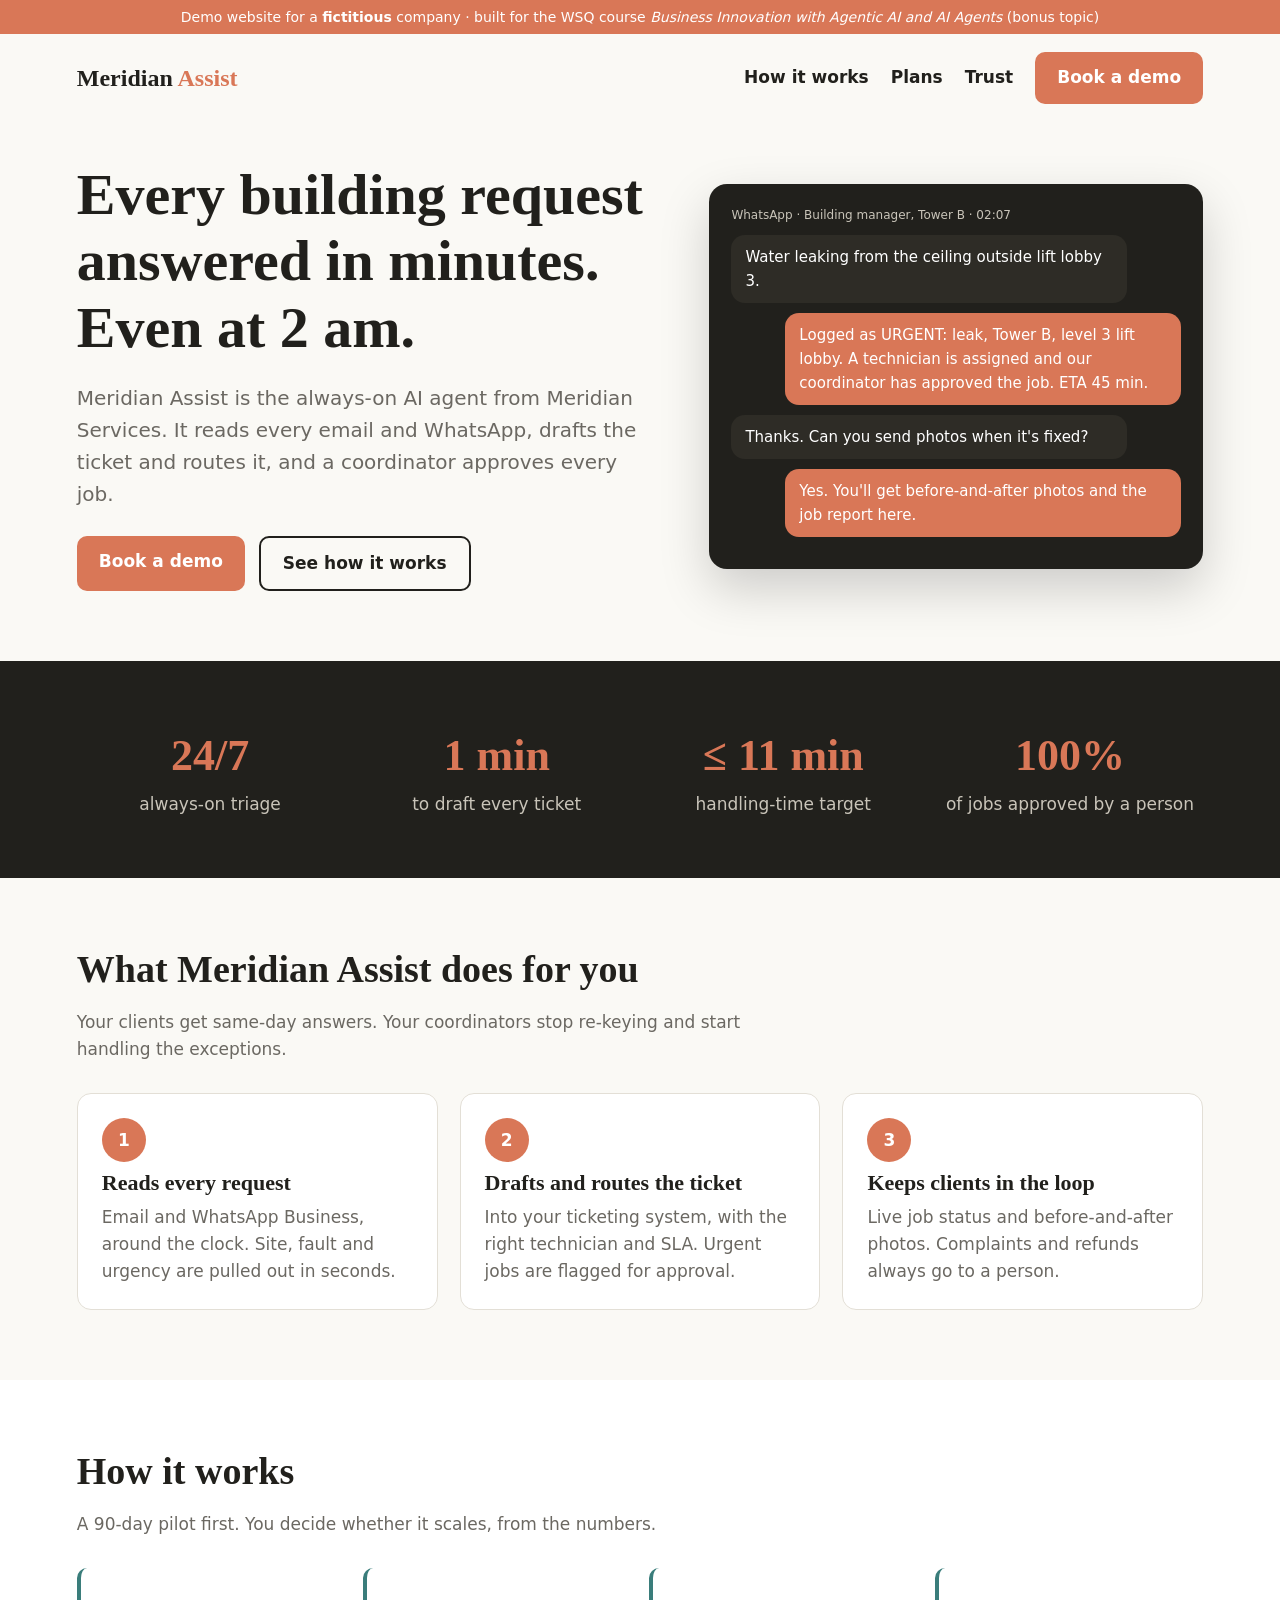
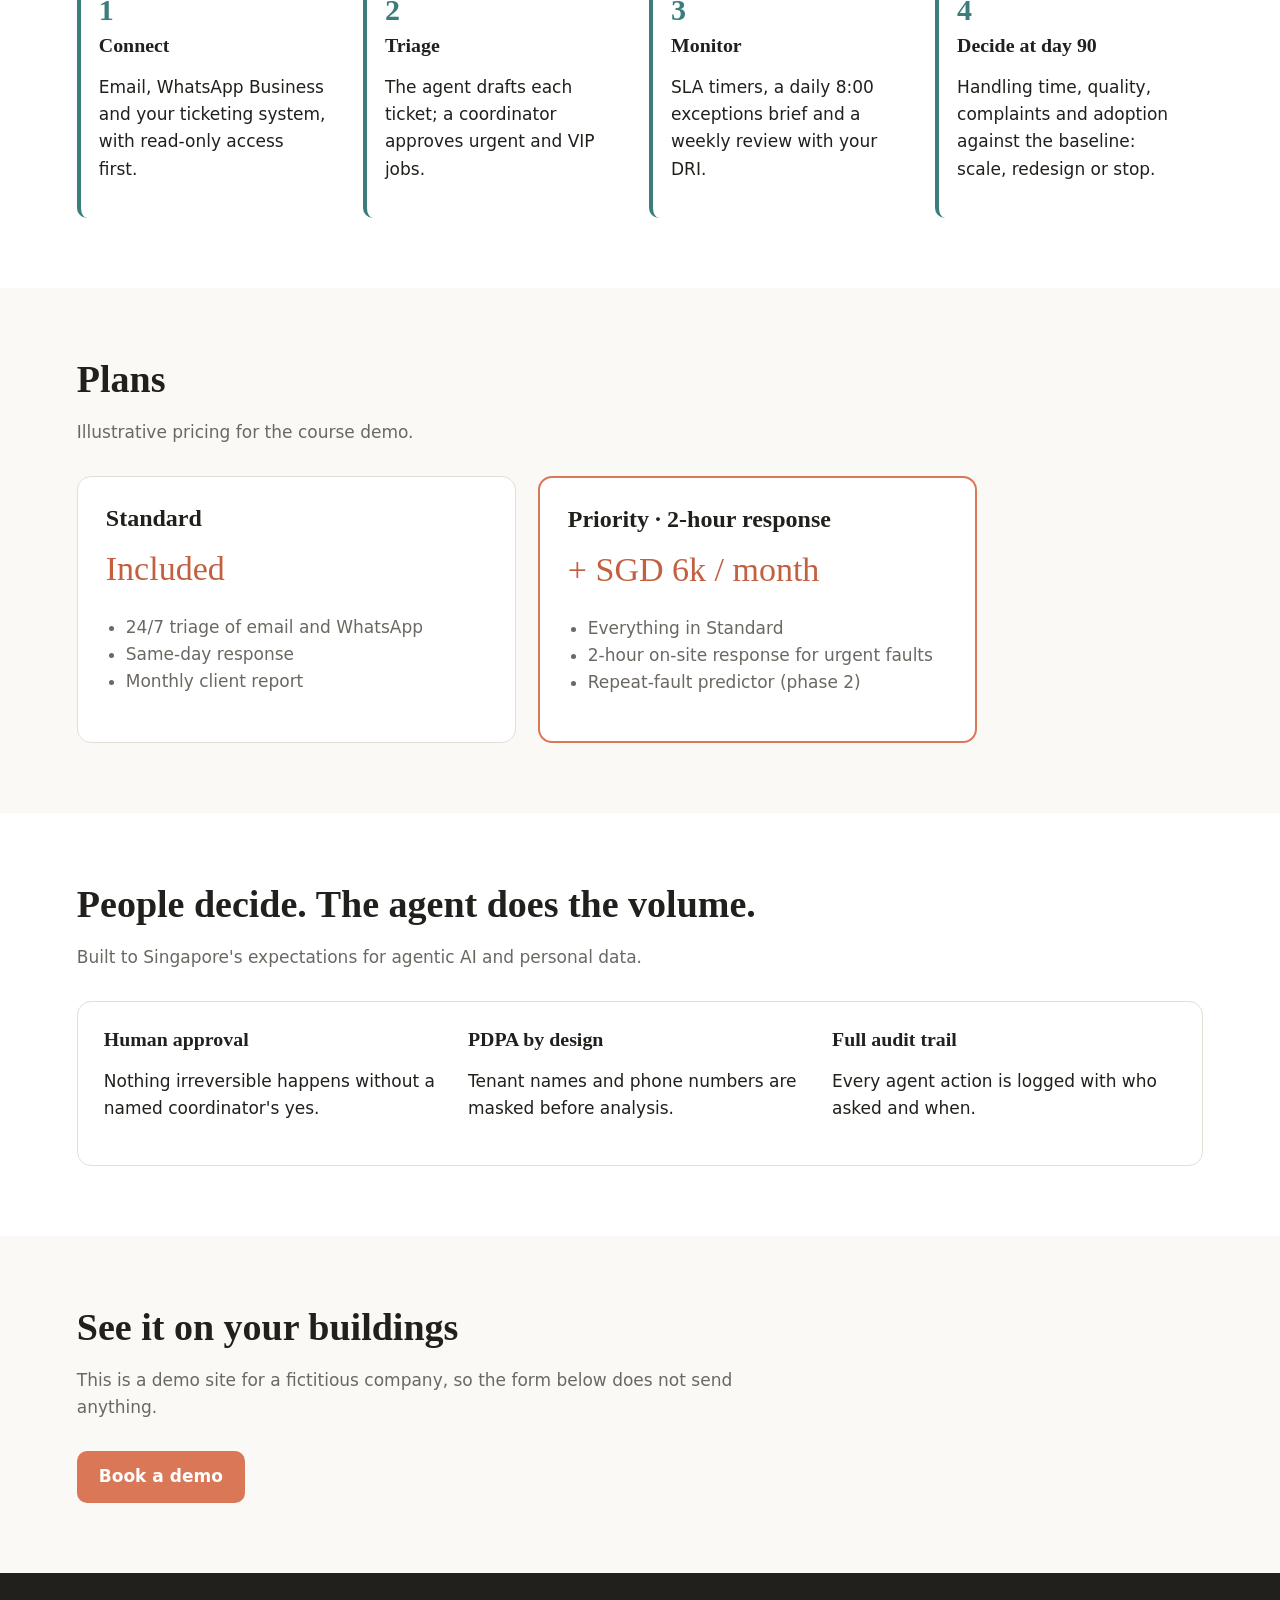
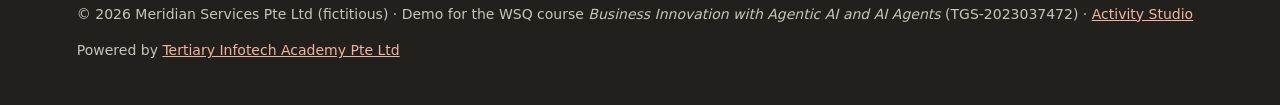
<file: meridian/index.html>
<!doctype html>
<html lang="en">
<head>
<meta charset="utf-8">
<meta name="viewport" content="width=device-width,initial-scale=1">
<title>Meridian Assist · Your building's always-on maintenance agent</title>
<meta name="description" content="Meridian Assist answers and triages every building maintenance request 24/7, and a coordinator approves every job. A fictitious demo business for the WSQ course Business Innovation with Agentic AI and AI Agents.">
<style>
:root{--ivory:#FAF9F5;--char:#21201C;--panel:#2E2C26;--acc:#D97757;--accd:#C2603F;--teal:#3A7D7B;--muted:#6B6862;--rule:#E3DFD6}
*{box-sizing:border-box}html{scroll-behavior:smooth}
body{margin:0;background:var(--ivory);color:var(--char);font:17px/1.6 "Segoe UI",system-ui,-apple-system,sans-serif}
h1,h2,h3{font-family:Cambria,Georgia,serif;line-height:1.15;margin:0}
a{color:var(--teal)}
.demo{background:var(--acc);color:#fff;text-align:center;font-size:14px;padding:6px 12px}
header{display:flex;align-items:center;justify-content:space-between;padding:18px 6vw}
.logo{font-family:Cambria,Georgia,serif;font-size:24px;font-weight:700}.logo span{color:var(--acc)}
nav a{margin-left:22px;color:var(--char);text-decoration:none;font-weight:600}
.btn{display:inline-block;background:var(--acc);color:#fff;text-decoration:none;font-weight:700;padding:12px 22px;border-radius:10px}
.btn.ghost{background:transparent;color:var(--char);border:2px solid var(--char)}
.hero{display:grid;grid-template-columns:1.2fr 1fr;gap:40px;align-items:center;padding:40px 6vw 70px}
.hero h1{font-size:clamp(36px,5vw,58px)}.hero p{font-size:20px;color:var(--muted);max-width:560px}
.hero .cta{display:flex;gap:14px;margin-top:26px;flex-wrap:wrap}
.chat{background:var(--char);border-radius:18px;padding:22px;color:#fff;box-shadow:0 20px 50px rgba(0,0,0,.18)}
.msg{border-radius:14px;padding:10px 14px;margin:10px 0;max-width:88%;font-size:15px}
.in{background:var(--panel)}.out{background:var(--acc);margin-left:auto}
.meta{font-size:12px;color:#C9C4B9}
.band{background:var(--char);color:#fff;padding:60px 6vw}
.stats{display:grid;grid-template-columns:repeat(4,1fr);gap:20px;text-align:center}
.stats b{display:block;font-family:Cambria,Georgia,serif;font-size:44px;color:var(--acc)}.stats span{color:#C9C4B9}
section{padding:70px 6vw}section h2{font-size:38px;margin-bottom:10px}.lead{color:var(--muted);max-width:720px;margin-bottom:30px}
.grid{display:grid;grid-template-columns:repeat(3,1fr);gap:22px}
.card{background:#fff;border:1px solid var(--rule);border-radius:14px;padding:24px}
.card h3{font-size:22px;margin:8px 0}.card p{color:var(--muted);margin:0}
.ic{width:44px;height:44px;border-radius:50%;background:var(--acc);display:grid;place-items:center;color:#fff;font-weight:700}
.steps{counter-reset:s;display:grid;grid-template-columns:repeat(4,1fr);gap:18px}
.step{background:#fff;border-left:4px solid var(--teal);border-radius:10px;padding:18px}
.step:before{counter-increment:s;content:counter(s);font-family:Cambria,Georgia,serif;font-size:30px;color:var(--teal);font-weight:700}
.price{display:grid;grid-template-columns:1fr 1fr;gap:22px;max-width:900px}
.plan{background:#fff;border:1px solid var(--rule);border-radius:14px;padding:28px}.plan.hot{border:2px solid var(--acc)}
.plan h3{font-size:24px}.plan .p{font-family:Cambria,Georgia,serif;font-size:34px;color:var(--accd);margin:10px 0}
.plan ul{padding-left:20px;color:var(--muted)}
.trust{background:#fff;border:1px solid var(--rule);border-radius:14px;padding:26px;display:grid;grid-template-columns:repeat(3,1fr);gap:20px}
footer{background:var(--char);color:#C9C4B9;padding:30px 6vw;font-size:14px}
footer a{color:#F2B49B}
@media(max-width:860px){.hero,.grid,.steps,.price,.trust,.stats{grid-template-columns:1fr}nav{display:none}}
</style>
</head>
<body>
<div class="demo">Demo website for a <b>fictitious</b> company · built for the WSQ course <i>Business Innovation with Agentic AI and AI Agents</i> (bonus topic)</div>
<header>
  <div class="logo">Meridian <span>Assist</span></div>
  <nav><a href="#how">How it works</a><a href="#plans">Plans</a><a href="#trust">Trust</a><a class="btn" href="#contact">Book a demo</a></nav>
</header>

<div class="hero">
  <div>
    <h1>Every building request answered in minutes. Even at 2 am.</h1>
    <p>Meridian Assist is the always-on AI agent from Meridian Services. It reads every email and WhatsApp, drafts the ticket and routes it, and a coordinator approves every job.</p>
    <div class="cta"><a class="btn" href="#contact">Book a demo</a><a class="btn ghost" href="#how">See how it works</a></div>
  </div>
  <div class="chat" aria-label="Example conversation">
    <div class="meta">WhatsApp · Building manager, Tower B · 02:07</div>
    <div class="msg in">Water leaking from the ceiling outside lift lobby 3.</div>
    <div class="msg out">Logged as URGENT: leak, Tower B, level 3 lift lobby. A technician is assigned and our coordinator has approved the job. ETA 45 min.</div>
    <div class="msg in">Thanks. Can you send photos when it's fixed?</div>
    <div class="msg out">Yes. You'll get before-and-after photos and the job report here.</div>
  </div>
</div>

<div class="band">
  <div class="stats">
    <div><b>24/7</b><span>always-on triage</span></div>
    <div><b>1 min</b><span>to draft every ticket</span></div>
    <div><b>≤ 11 min</b><span>handling-time target</span></div>
    <div><b>100%</b><span>of jobs approved by a person</span></div>
  </div>
</div>

<section id="what">
  <h2>What Meridian Assist does for you</h2>
  <p class="lead">Your clients get same-day answers. Your coordinators stop re-keying and start handling the exceptions.</p>
  <div class="grid">
    <div class="card"><div class="ic">1</div><h3>Reads every request</h3><p>Email and WhatsApp Business, around the clock. Site, fault and urgency are pulled out in seconds.</p></div>
    <div class="card"><div class="ic">2</div><h3>Drafts and routes the ticket</h3><p>Into your ticketing system, with the right technician and SLA. Urgent jobs are flagged for approval.</p></div>
    <div class="card"><div class="ic">3</div><h3>Keeps clients in the loop</h3><p>Live job status and before-and-after photos. Complaints and refunds always go to a person.</p></div>
  </div>
</section>

<section id="how" style="background:#fff">
  <h2>How it works</h2>
  <p class="lead">A 90-day pilot first. You decide whether it scales, from the numbers.</p>
  <div class="steps">
    <div class="step"><h3>Connect</h3><p>Email, WhatsApp Business and your ticketing system, with read-only access first.</p></div>
    <div class="step"><h3>Triage</h3><p>The agent drafts each ticket; a coordinator approves urgent and VIP jobs.</p></div>
    <div class="step"><h3>Monitor</h3><p>SLA timers, a daily 8:00 exceptions brief and a weekly review with your DRI.</p></div>
    <div class="step"><h3>Decide at day 90</h3><p>Handling time, quality, complaints and adoption against the baseline: scale, redesign or stop.</p></div>
  </div>
</section>

<section id="plans">
  <h2>Plans</h2>
  <p class="lead">Illustrative pricing for the course demo.</p>
  <div class="price">
    <div class="plan"><h3>Standard</h3><div class="p">Included</div><ul><li>24/7 triage of email and WhatsApp</li><li>Same-day response</li><li>Monthly client report</li></ul></div>
    <div class="plan hot"><h3>Priority · 2-hour response</h3><div class="p">+ SGD 6k / month</div><ul><li>Everything in Standard</li><li>2-hour on-site response for urgent faults</li><li>Repeat-fault predictor (phase 2)</li></ul></div>
  </div>
</section>

<section id="trust" style="background:#fff">
  <h2>People decide. The agent does the volume.</h2>
  <p class="lead">Built to Singapore's expectations for agentic AI and personal data.</p>
  <div class="trust">
    <div><h3>Human approval</h3><p>Nothing irreversible happens without a named coordinator's yes.</p></div>
    <div><h3>PDPA by design</h3><p>Tenant names and phone numbers are masked before analysis.</p></div>
    <div><h3>Full audit trail</h3><p>Every agent action is logged with who asked and when.</p></div>
  </div>
</section>

<section id="contact">
  <h2>See it on your buildings</h2>
  <p class="lead">This is a demo site for a fictitious company, so the form below does not send anything.</p>
  <a class="btn" href="#top" onclick="alert('Demo only: in your own site, Codex can wire this button to a real form.');return false;">Book a demo</a>
</section>

<footer>
  © 2026 Meridian Services Pte Ltd (fictitious) · Demo for the WSQ course <i>Business Innovation with Agentic AI and AI Agents</i> (TGS-2023037472) ·
  <a href="https://alfredang.github.io/bcm/">Activity Studio</a>
  <p class="powered-by">Powered by <a href="https://www.tertiaryinfotech.com/" target="_blank" rel="noopener">Tertiary Infotech Academy Pte Ltd</a></p>
</footer>
</body>
</html>
</file>
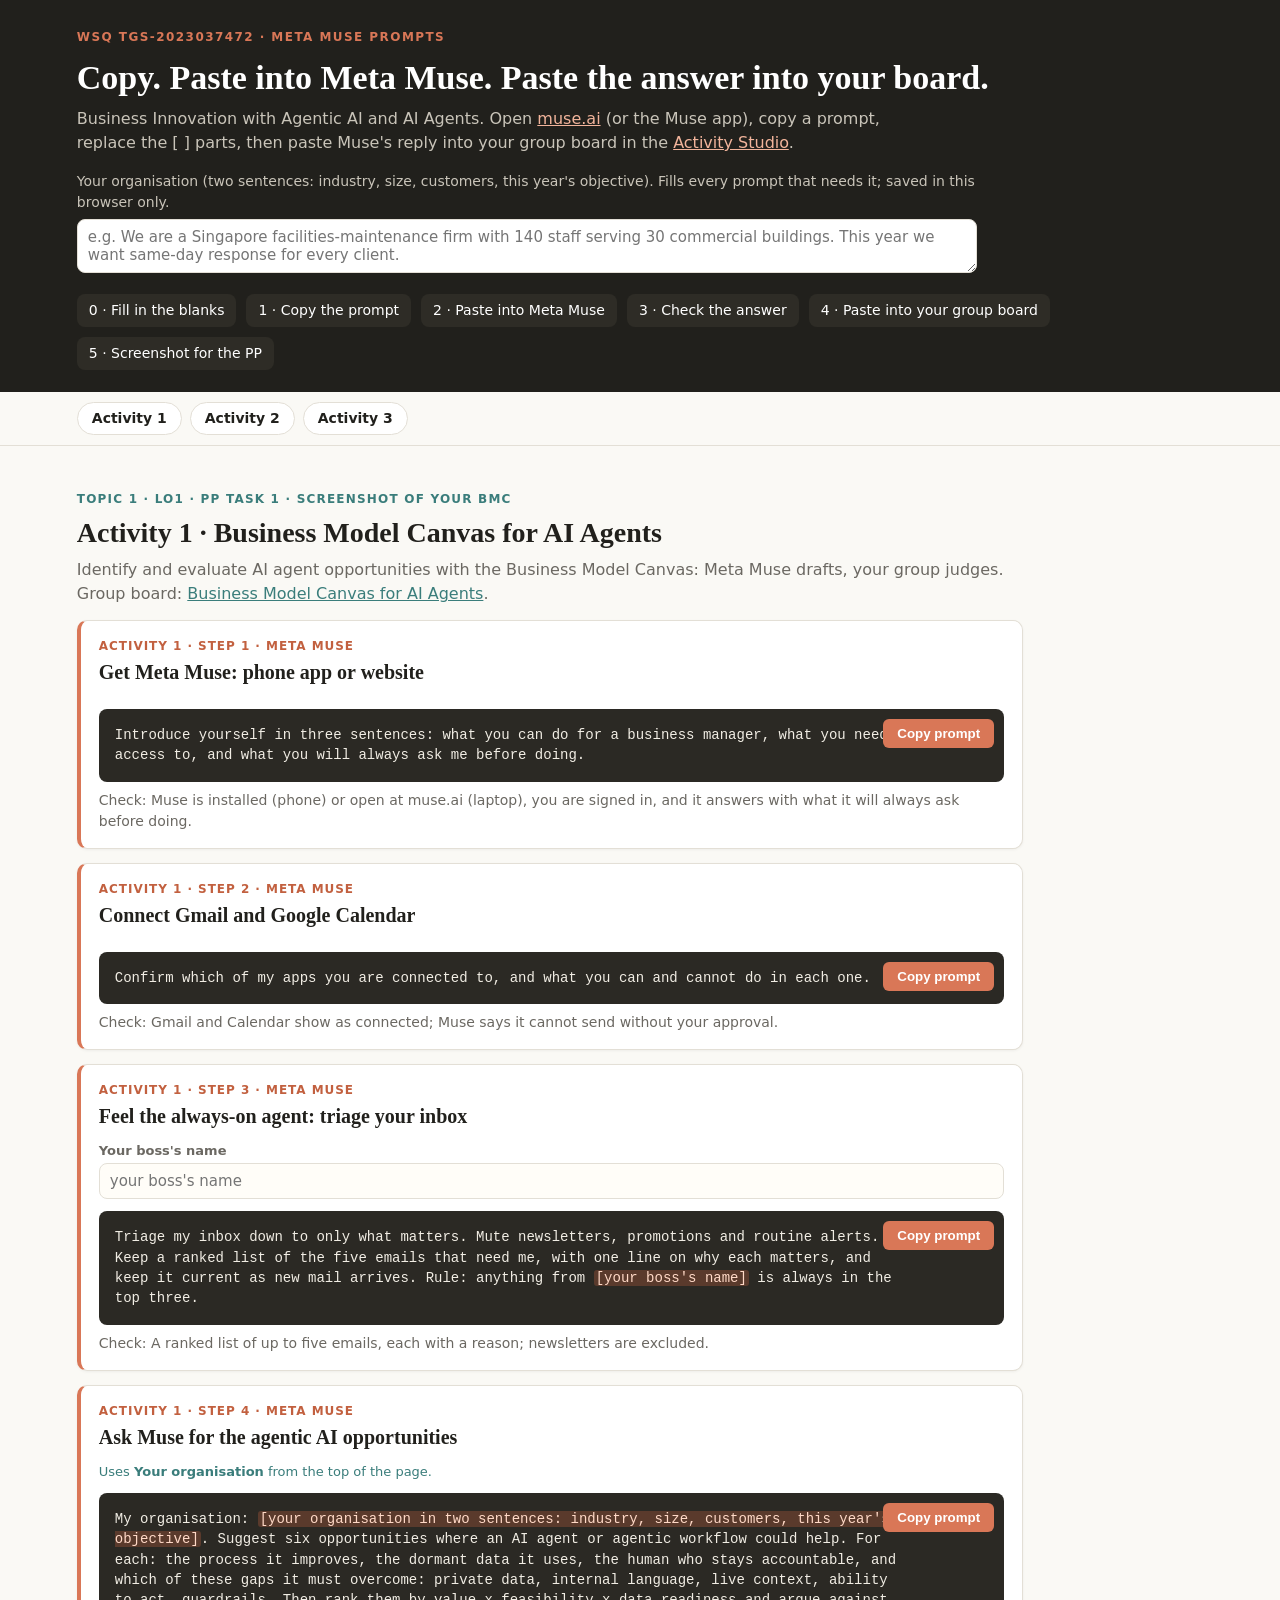
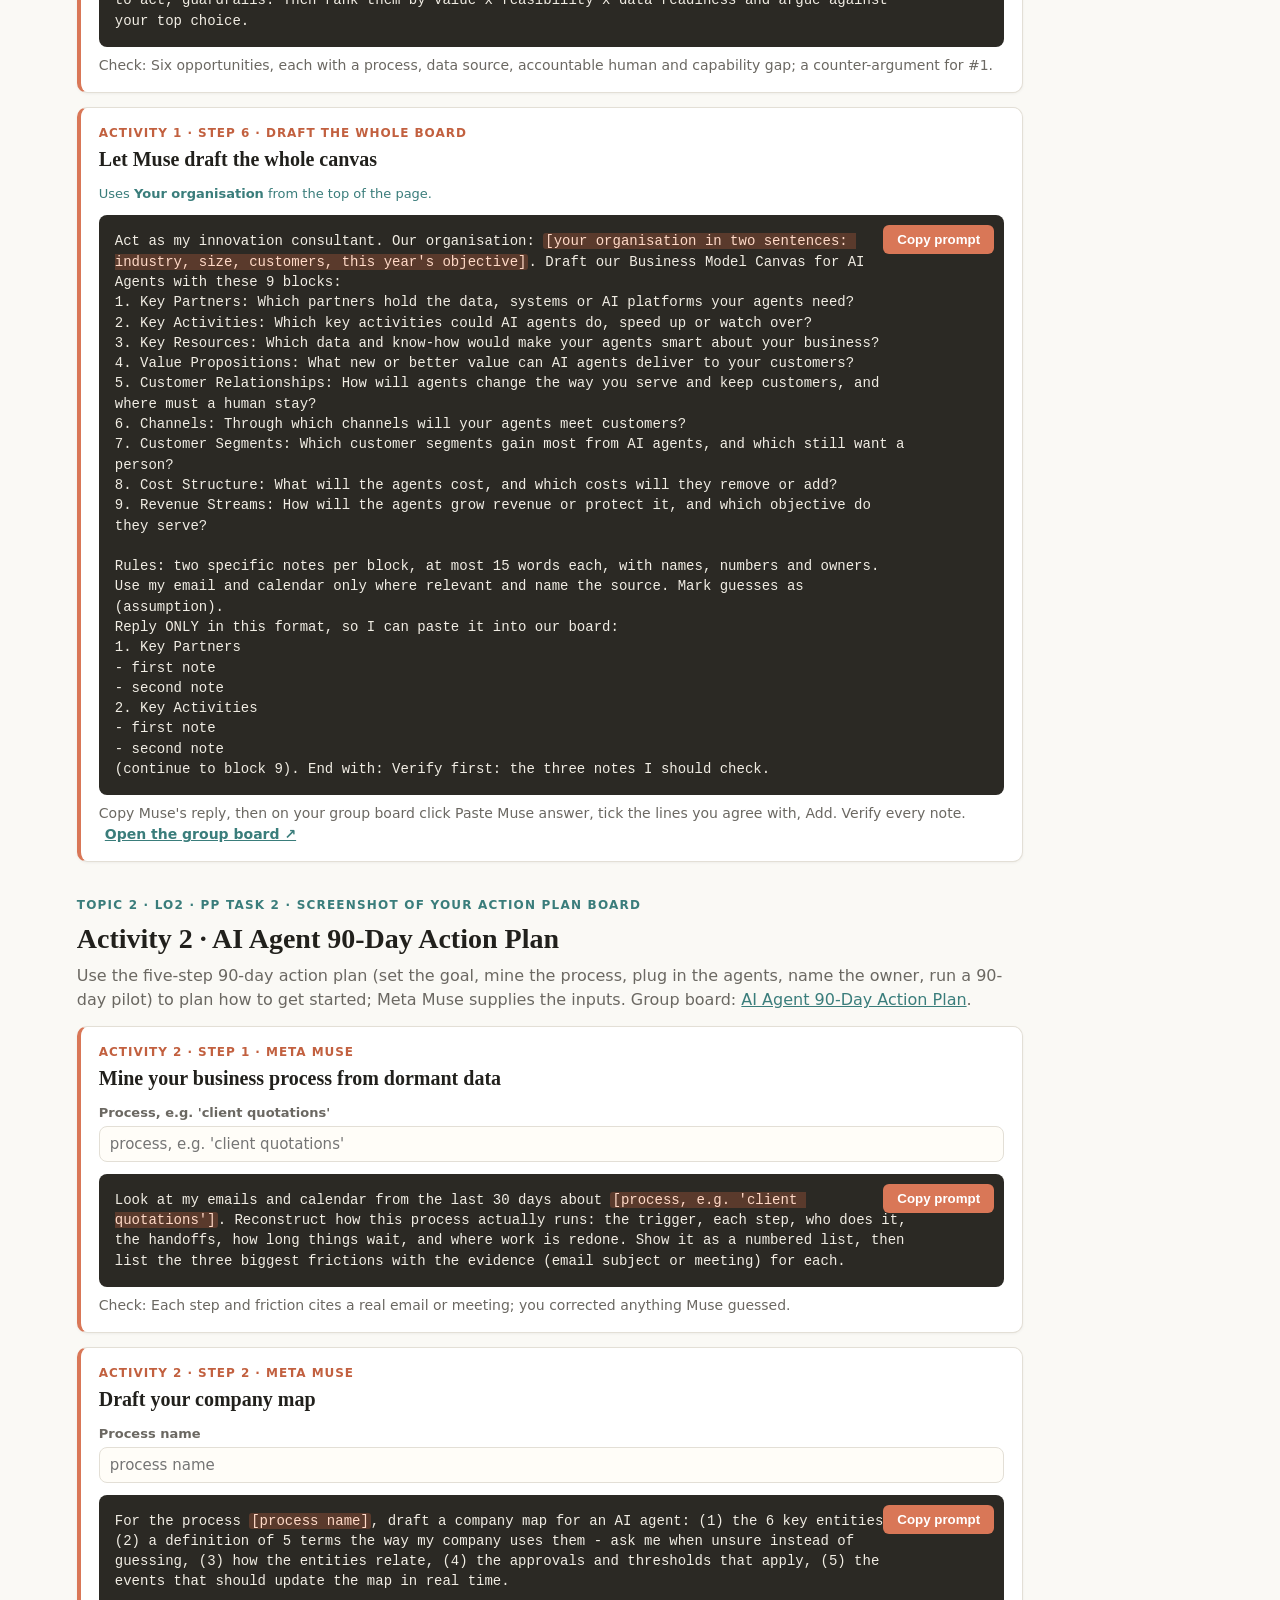
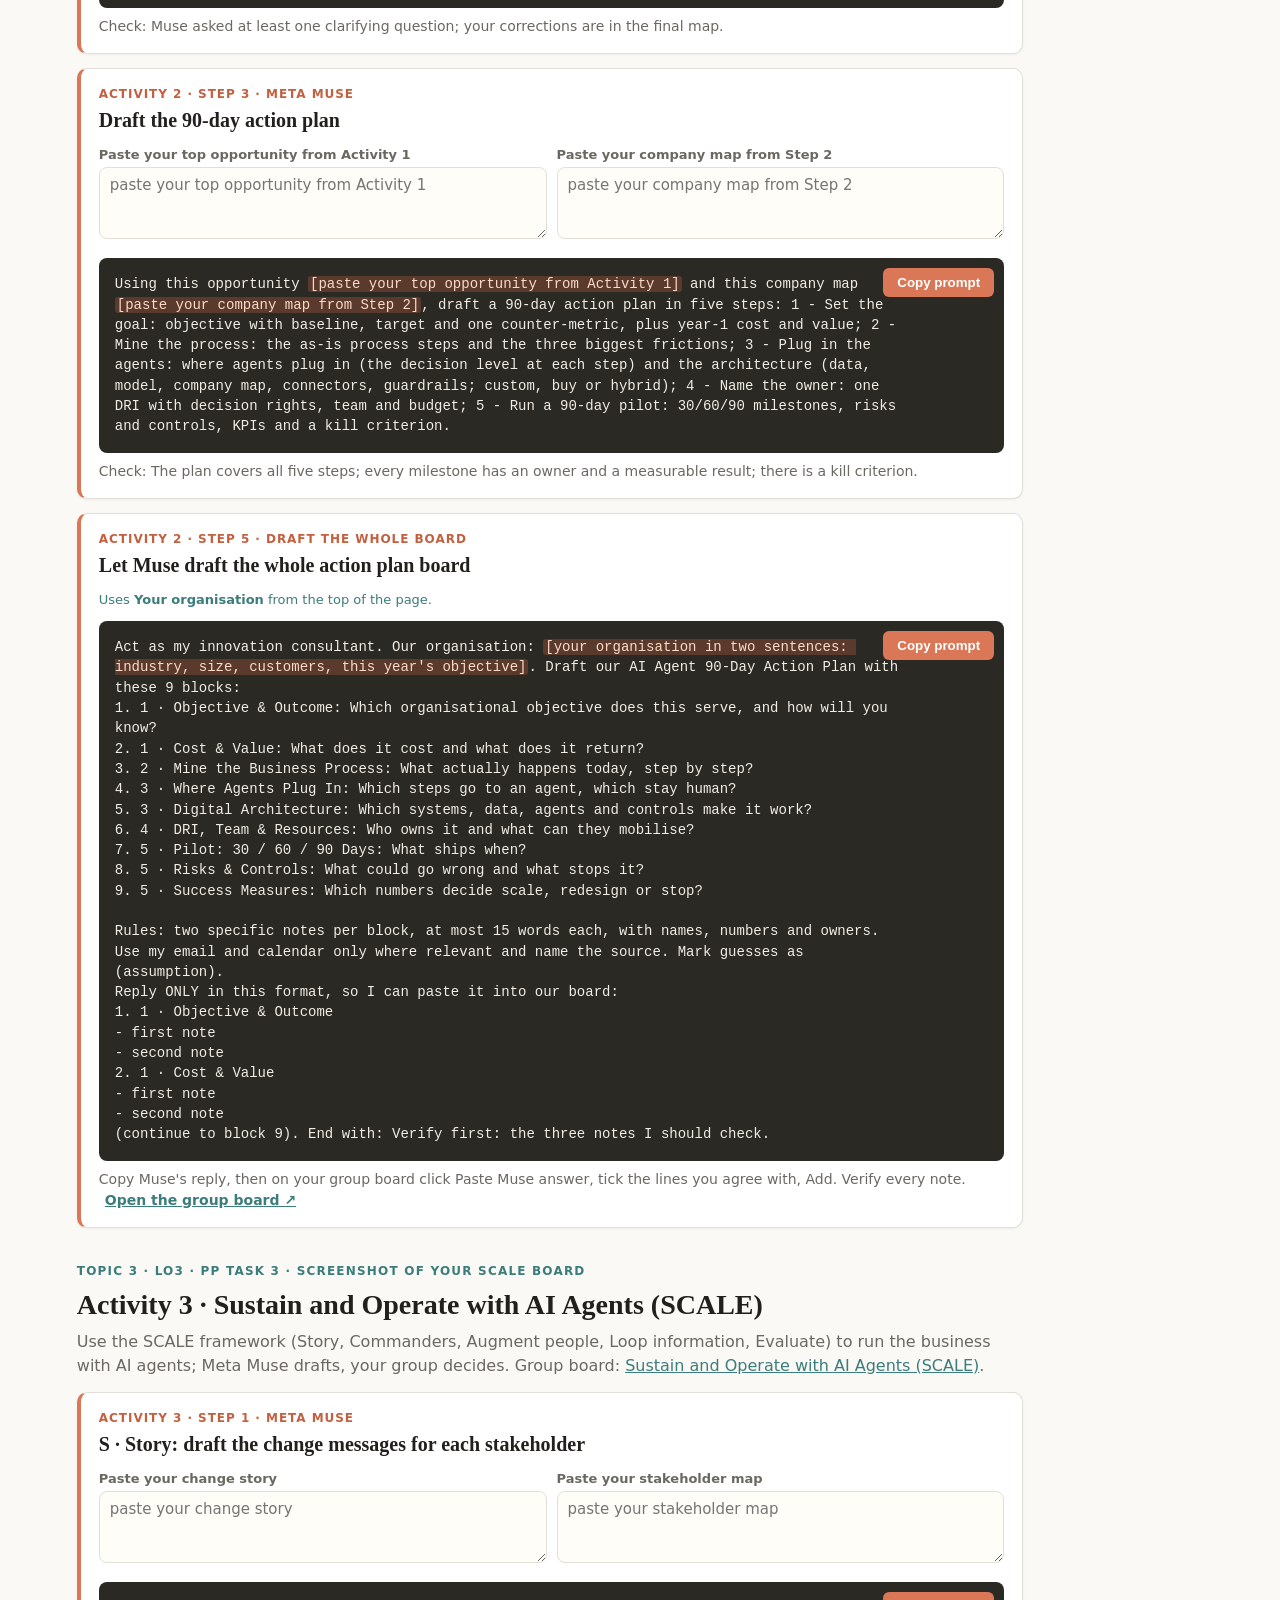
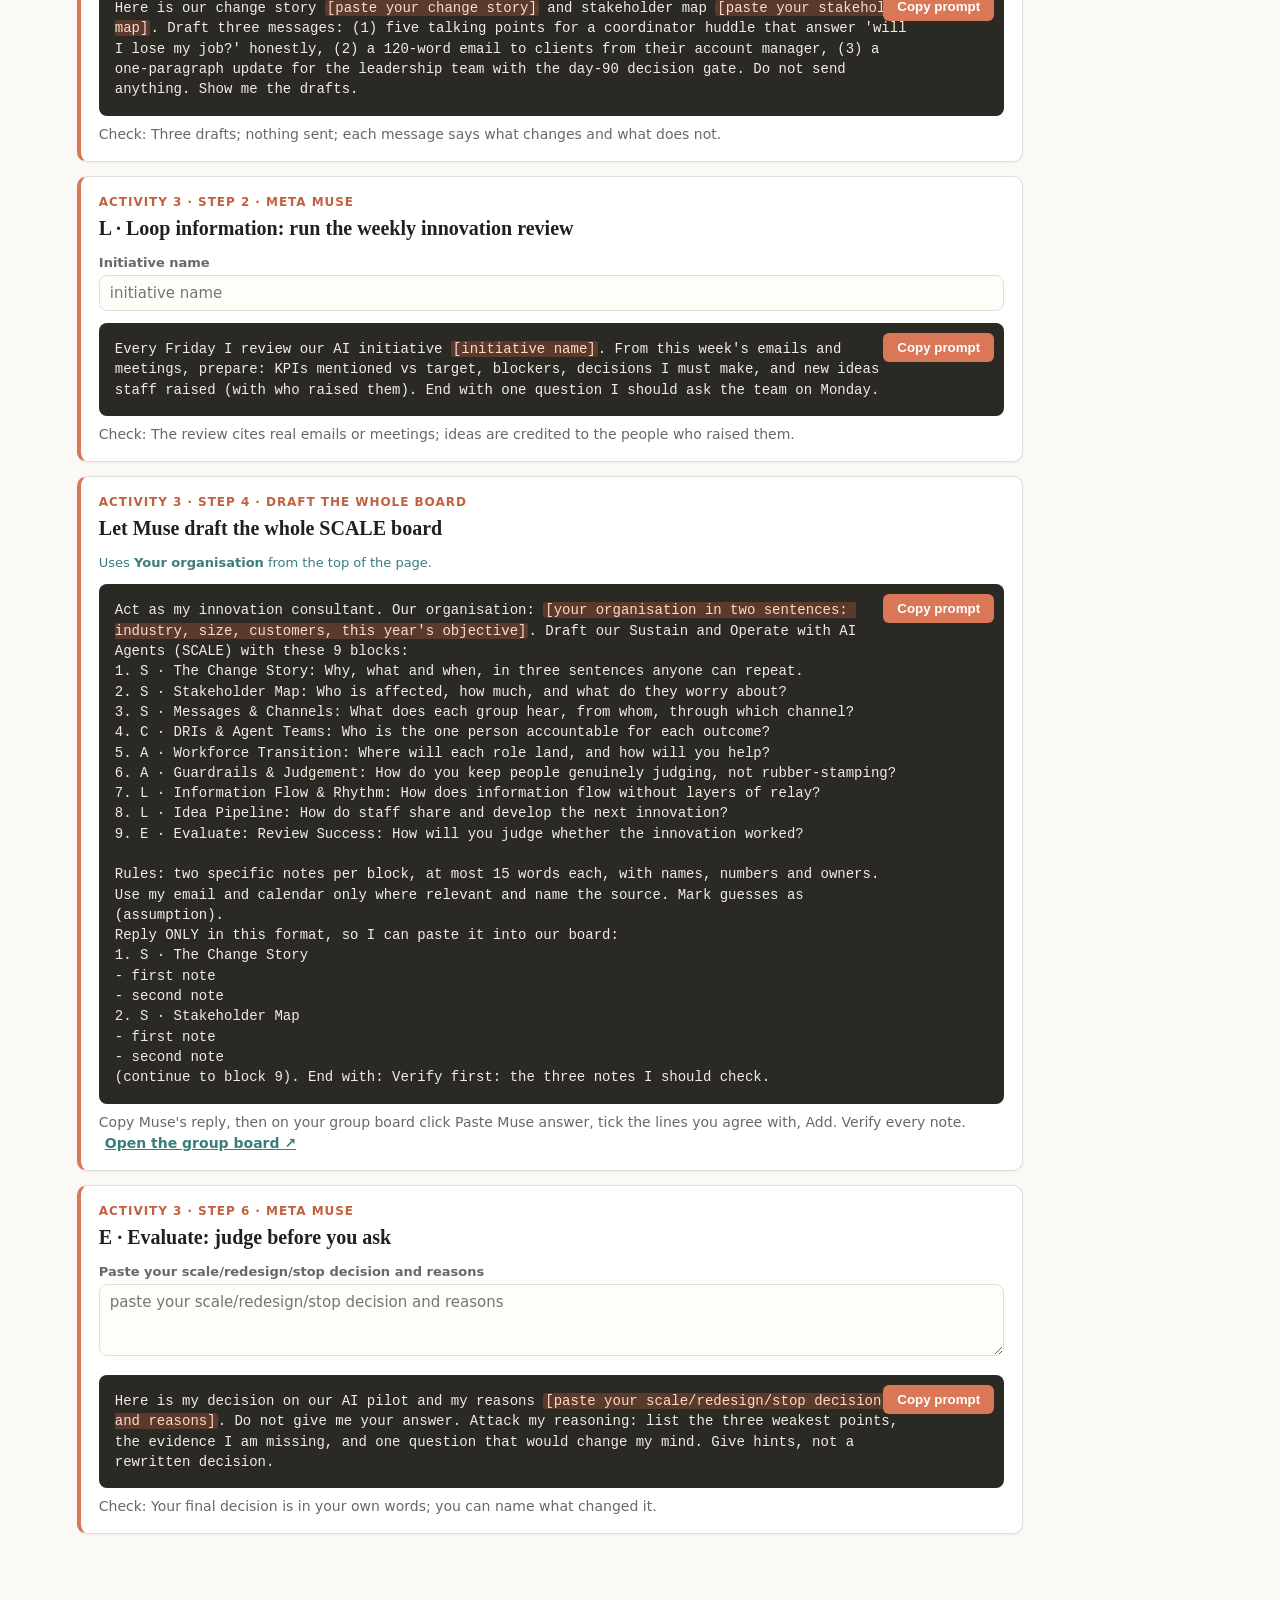
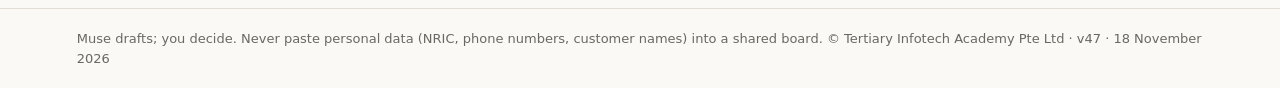
<file: prompts.html>
<!doctype html><html lang="en"><head><meta charset="utf-8"><meta name="viewport" content="width=device-width,initial-scale=1">
<title>Meta Muse Prompts · Business Innovation with Agentic AI and AI Agents</title><style>:root{--ivory:#FAF9F5;--char:#21201C;--panel:#2E2C26;--acc:#D97757;--accd:#C2603F;--teal:#3A7D7B;--muted:#6B6862;--rule:#E3DFD6;--code:#2B2924}
*{box-sizing:border-box}body{margin:0;background:var(--ivory);color:var(--char);font:16px/1.5 Calibri,"Segoe UI",system-ui,sans-serif}
header{background:var(--char);color:#fff;padding:28px 6vw 22px}header .k{color:var(--acc);font-weight:700;letter-spacing:.12em;font-size:12px;text-transform:uppercase}
h1,h2,h3{font-family:Cambria,Georgia,"Source Serif 4",serif}h1{margin:6px 0 4px;font-size:34px}header p{color:#C9C4B9;margin:0;max-width:820px}
nav{position:sticky;top:0;z-index:5;background:var(--ivory);border-bottom:1px solid var(--rule);padding:10px 6vw;display:flex;gap:8px;flex-wrap:wrap}
nav a{color:var(--char);text-decoration:none;border:1px solid var(--rule);border-radius:999px;padding:5px 14px;font-weight:600;font-size:14px;background:#fff}nav a:hover{border-color:var(--acc);color:var(--accd)}
main{padding:10px 6vw 60px;max-width:1100px}section{margin-top:34px}.sk{color:var(--teal);font-weight:700;font-size:12px;letter-spacing:.1em;text-transform:uppercase}
h2{font-size:28px;margin:4px 0}.pitch{color:var(--muted);margin:0 0 14px}
.p{background:#fff;border:1px solid var(--rule);border-left:4px solid var(--acc);border-radius:10px;padding:16px 18px;margin:14px 0;box-shadow:0 1px 3px rgba(0,0,0,.05)}
.p .k{color:var(--accd);font-weight:700;font-size:12px;letter-spacing:.08em;text-transform:uppercase}.p h3{margin:2px 0 10px;font-size:20px}
.code{position:relative;background:var(--code);border-radius:8px}pre{margin:0;padding:16px 92px 16px 16px;color:#F1EDE4;font:14px/1.45 Consolas,Menlo,monospace;white-space:pre-wrap;word-break:break-word}
.copy{position:absolute;top:10px;right:10px;background:var(--acc);color:#fff;border:0;border-radius:6px;padding:7px 14px;font-weight:700;cursor:pointer}.copy:hover{background:var(--accd)}.copy.ok{background:var(--teal)}
.fields{display:grid;grid-template-columns:repeat(auto-fit,minmax(260px,1fr));gap:10px;margin-bottom:12px}.f span{display:block;font-size:13px;font-weight:700;color:var(--muted);margin-bottom:3px}
.f input,.f textarea,#org{width:100%;border:1px solid var(--rule);border-radius:8px;padding:8px 10px;font:15px Calibri,system-ui,sans-serif;background:#FFFDF8}.f input:focus,.f textarea:focus,#org:focus{outline:2px solid var(--acc);border-color:var(--acc)}
.org-note{font-size:13px;color:var(--teal);align-self:end}.orgbox{margin-top:16px;max-width:900px}.orgbox span{display:block;color:#C9C4B9;font-size:14px;margin-bottom:6px}#org{background:#fff;color:var(--char)}
mark{background:#5A3A2C;color:#FFD9C7;border-radius:3px;padding:0 2px}mark.done{background:transparent;color:#BFE3D8}
.foot{color:var(--muted);font-size:14px;margin-top:8px}.board{margin-left:6px;color:var(--teal);font-weight:700}
.how{display:flex;gap:10px;flex-wrap:wrap;margin-top:14px}.how span{background:var(--panel);color:#fff;border-radius:8px;padding:6px 12px;font-size:14px}
footer{color:var(--muted);font-size:13px;padding:20px 6vw;border-top:1px solid var(--rule)}a{color:var(--teal)}</style></head><body>
<header><div class="k">WSQ TGS-2023037472 · Meta Muse prompts</div><h1>Copy. Paste into Meta Muse. Paste the answer into your board.</h1>
<p>Business Innovation with Agentic AI and AI Agents. Open <a href="https://muse.ai/" target="_blank" rel="noopener" style="color:#F2B49B">muse.ai</a> (or the Muse app), copy a prompt, replace the [ ] parts, then paste Muse's reply into your group board in the <a href="https://alfredang.github.io/bcm/" style="color:#F2B49B">Activity Studio</a>.</p>
<div class="orgbox"><label><span>Your organisation (two sentences: industry, size, customers, this year's objective). Fills every prompt that needs it; saved in this browser only.</span>
<textarea id="org" rows="2" placeholder="e.g. We are a Singapore facilities-maintenance firm with 140 staff serving 30 commercial buildings. This year we want same-day response for every client."></textarea></label></div>
<div class="how"><span>0 · Fill in the blanks</span><span>1 · Copy the prompt</span><span>2 · Paste into Meta Muse</span><span>3 · Check the answer</span><span>4 · Paste into your group board</span><span>5 · Screenshot for the PP</span></div></header>
<nav><a href="#lab1">Activity 1</a><a href="#lab2">Activity 2</a><a href="#lab3">Activity 3</a></nav>
<main><section id="lab1"><div class="sk">Topic 1 · LO1 · PP Task 1 · screenshot of your BMC</div><h2>Activity 1 · Business Model Canvas for AI Agents</h2><p class="pitch">Identify and evaluate AI agent opportunities with the Business Model Canvas: Meta Muse drafts, your group judges. Group board: <a href="https://alfredang.github.io/bcm/?activity=opportunity" target="_blank" rel="noopener">Business Model Canvas for AI Agents</a>.</p><article class="p" id="l1s1"><div class="k">Activity 1 · Step 1 · Meta Muse</div><h3>Get Meta Muse: phone app or website</h3><div class="fields"></div><div class="code"><button class="copy">Copy prompt</button><pre class="tpl" hidden>Introduce yourself in three sentences: what you can do for a business manager, what you need access to, and what you will always ask me before doing.</pre><pre class="out"></pre></div><div class="foot">Check: Muse is installed (phone) or open at muse.ai (laptop), you are signed in, and it answers with what it will always ask before doing. </div></article><article class="p" id="l1s2"><div class="k">Activity 1 · Step 2 · Meta Muse</div><h3>Connect Gmail and Google Calendar</h3><div class="fields"></div><div class="code"><button class="copy">Copy prompt</button><pre class="tpl" hidden>Confirm which of my apps you are connected to, and what you can and cannot do in each one.</pre><pre class="out"></pre></div><div class="foot">Check: Gmail and Calendar show as connected; Muse says it cannot send without your approval. </div></article><article class="p" id="l1s3"><div class="k">Activity 1 · Step 3 · Meta Muse</div><h3>Feel the always-on agent: triage your inbox</h3><div class="fields"><label class="f"><span>Your boss&#x27;s name</span><input data-ph="your boss&#x27;s name" placeholder="your boss&#x27;s name"></label></div><div class="code"><button class="copy">Copy prompt</button><pre class="tpl" hidden>Triage my inbox down to only what matters. Mute newsletters, promotions and routine alerts. Keep a ranked list of the five emails that need me, with one line on why each matters, and keep it current as new mail arrives. Rule: anything from [your boss&#x27;s name] is always in the top three.</pre><pre class="out"></pre></div><div class="foot">Check: A ranked list of up to five emails, each with a reason; newsletters are excluded. </div></article><article class="p" id="l1s4"><div class="k">Activity 1 · Step 4 · Meta Muse</div><h3>Ask Muse for the agentic AI opportunities</h3><div class="fields"><div class="f org-note">Uses <b>Your organisation</b> from the top of the page.</div></div><div class="code"><button class="copy">Copy prompt</button><pre class="tpl" hidden>My organisation: [your organisation in two sentences: industry, size, customers, this year&#x27;s objective]. Suggest six opportunities where an AI agent or agentic workflow could help. For each: the process it improves, the dormant data it uses, the human who stays accountable, and which of these gaps it must overcome: private data, internal language, live context, ability to act, guardrails. Then rank them by value x feasibility x data readiness and argue against your top choice.</pre><pre class="out"></pre></div><div class="foot">Check: Six opportunities, each with a process, data source, accountable human and capability gap; a counter-argument for #1. </div></article><article class="p" id="l1s6"><div class="k">Activity 1 · Step 6 · draft the whole board</div><h3>Let Muse draft the whole canvas</h3><div class="fields"><div class="f org-note">Uses <b>Your organisation</b> from the top of the page.</div></div><div class="code"><button class="copy">Copy prompt</button><pre class="tpl" hidden>Act as my innovation consultant. Our organisation: [your organisation in two sentences: industry, size, customers, this year&#x27;s objective]. Draft our Business Model Canvas for AI Agents with these 9 blocks:
1. Key Partners: Which partners hold the data, systems or AI platforms your agents need?
2. Key Activities: Which key activities could AI agents do, speed up or watch over?
3. Key Resources: Which data and know-how would make your agents smart about your business?
4. Value Propositions: What new or better value can AI agents deliver to your customers?
5. Customer Relationships: How will agents change the way you serve and keep customers, and where must a human stay?
6. Channels: Through which channels will your agents meet customers?
7. Customer Segments: Which customer segments gain most from AI agents, and which still want a person?
8. Cost Structure: What will the agents cost, and which costs will they remove or add?
9. Revenue Streams: How will the agents grow revenue or protect it, and which objective do they serve?

Rules: two specific notes per block, at most 15 words each, with names, numbers and owners. Use my email and calendar only where relevant and name the source. Mark guesses as (assumption).
Reply ONLY in this format, so I can paste it into our board:
1. Key Partners
- first note
- second note
2. Key Activities
- first note
- second note
(continue to block 9). End with: Verify first: the three notes I should check.</pre><pre class="out"></pre></div><div class="foot">Copy Muse&#x27;s reply, then on your group board click Paste Muse answer, tick the lines you agree with, Add. Verify every note. <a class="board" href="https://alfredang.github.io/bcm/?activity=opportunity" target="_blank" rel="noopener">Open the group board ↗</a></div></article></section><section id="lab2"><div class="sk">Topic 2 · LO2 · PP Task 2 · screenshot of your action plan board</div><h2>Activity 2 · AI Agent 90-Day Action Plan</h2><p class="pitch">Use the five-step 90-day action plan (set the goal, mine the process, plug in the agents, name the owner, run a 90-day pilot) to plan how to get started; Meta Muse supplies the inputs. Group board: <a href="https://alfredang.github.io/bcm/?activity=actionplan" target="_blank" rel="noopener">AI Agent 90-Day Action Plan</a>.</p><article class="p" id="l2s1"><div class="k">Activity 2 · Step 1 · Meta Muse</div><h3>Mine your business process from dormant data</h3><div class="fields"><label class="f"><span>Process, e.g. &#x27;client quotations&#x27;</span><input data-ph="process, e.g. &#x27;client quotations&#x27;" placeholder="process, e.g. &#x27;client quotations&#x27;"></label></div><div class="code"><button class="copy">Copy prompt</button><pre class="tpl" hidden>Look at my emails and calendar from the last 30 days about [process, e.g. &#x27;client quotations&#x27;]. Reconstruct how this process actually runs: the trigger, each step, who does it, the handoffs, how long things wait, and where work is redone. Show it as a numbered list, then list the three biggest frictions with the evidence (email subject or meeting) for each.</pre><pre class="out"></pre></div><div class="foot">Check: Each step and friction cites a real email or meeting; you corrected anything Muse guessed. </div></article><article class="p" id="l2s2"><div class="k">Activity 2 · Step 2 · Meta Muse</div><h3>Draft your company map</h3><div class="fields"><label class="f"><span>Process name</span><input data-ph="process name" placeholder="process name"></label></div><div class="code"><button class="copy">Copy prompt</button><pre class="tpl" hidden>For the process [process name], draft a company map for an AI agent: (1) the 6 key entities, (2) a definition of 5 terms the way my company uses them - ask me when unsure instead of guessing, (3) how the entities relate, (4) the approvals and thresholds that apply, (5) the events that should update the map in real time.</pre><pre class="out"></pre></div><div class="foot">Check: Muse asked at least one clarifying question; your corrections are in the final map. </div></article><article class="p" id="l2s3"><div class="k">Activity 2 · Step 3 · Meta Muse</div><h3>Draft the 90-day action plan</h3><div class="fields"><label class="f"><span>Paste your top opportunity from Activity 1</span><textarea rows="3" data-ph="paste your top opportunity from Activity 1" placeholder="paste your top opportunity from Activity 1"></textarea></label><label class="f"><span>Paste your company map from Step 2</span><textarea rows="3" data-ph="paste your company map from Step 2" placeholder="paste your company map from Step 2"></textarea></label></div><div class="code"><button class="copy">Copy prompt</button><pre class="tpl" hidden>Using this opportunity [paste your top opportunity from Activity 1] and this company map [paste your company map from Step 2], draft a 90-day action plan in five steps: 1 - Set the goal: objective with baseline, target and one counter-metric, plus year-1 cost and value; 2 - Mine the process: the as-is process steps and the three biggest frictions; 3 - Plug in the agents: where agents plug in (the decision level at each step) and the architecture (data, model, company map, connectors, guardrails; custom, buy or hybrid); 4 - Name the owner: one DRI with decision rights, team and budget; 5 - Run a 90-day pilot: 30/60/90 milestones, risks and controls, KPIs and a kill criterion.</pre><pre class="out"></pre></div><div class="foot">Check: The plan covers all five steps; every milestone has an owner and a measurable result; there is a kill criterion. </div></article><article class="p" id="l2s5"><div class="k">Activity 2 · Step 5 · draft the whole board</div><h3>Let Muse draft the whole action plan board</h3><div class="fields"><div class="f org-note">Uses <b>Your organisation</b> from the top of the page.</div></div><div class="code"><button class="copy">Copy prompt</button><pre class="tpl" hidden>Act as my innovation consultant. Our organisation: [your organisation in two sentences: industry, size, customers, this year&#x27;s objective]. Draft our AI Agent 90-Day Action Plan with these 9 blocks:
1. 1 · Objective &amp; Outcome: Which organisational objective does this serve, and how will you know?
2. 1 · Cost &amp; Value: What does it cost and what does it return?
3. 2 · Mine the Business Process: What actually happens today, step by step?
4. 3 · Where Agents Plug In: Which steps go to an agent, which stay human?
5. 3 · Digital Architecture: Which systems, data, agents and controls make it work?
6. 4 · DRI, Team &amp; Resources: Who owns it and what can they mobilise?
7. 5 · Pilot: 30 / 60 / 90 Days: What ships when?
8. 5 · Risks &amp; Controls: What could go wrong and what stops it?
9. 5 · Success Measures: Which numbers decide scale, redesign or stop?

Rules: two specific notes per block, at most 15 words each, with names, numbers and owners. Use my email and calendar only where relevant and name the source. Mark guesses as (assumption).
Reply ONLY in this format, so I can paste it into our board:
1. 1 · Objective &amp; Outcome
- first note
- second note
2. 1 · Cost &amp; Value
- first note
- second note
(continue to block 9). End with: Verify first: the three notes I should check.</pre><pre class="out"></pre></div><div class="foot">Copy Muse&#x27;s reply, then on your group board click Paste Muse answer, tick the lines you agree with, Add. Verify every note. <a class="board" href="https://alfredang.github.io/bcm/?activity=actionplan" target="_blank" rel="noopener">Open the group board ↗</a></div></article></section><section id="lab3"><div class="sk">Topic 3 · LO3 · PP Task 3 · screenshot of your SCALE board</div><h2>Activity 3 · Sustain and Operate with AI Agents (SCALE)</h2><p class="pitch">Use the SCALE framework (Story, Commanders, Augment people, Loop information, Evaluate) to run the business with AI agents; Meta Muse drafts, your group decides. Group board: <a href="https://alfredang.github.io/bcm/?activity=change" target="_blank" rel="noopener">Sustain and Operate with AI Agents (SCALE)</a>.</p><article class="p" id="l3s1"><div class="k">Activity 3 · Step 1 · Meta Muse</div><h3>S · Story: draft the change messages for each stakeholder</h3><div class="fields"><label class="f"><span>Paste your change story</span><textarea rows="3" data-ph="paste your change story" placeholder="paste your change story"></textarea></label><label class="f"><span>Paste your stakeholder map</span><textarea rows="3" data-ph="paste your stakeholder map" placeholder="paste your stakeholder map"></textarea></label></div><div class="code"><button class="copy">Copy prompt</button><pre class="tpl" hidden>Here is our change story [paste your change story] and stakeholder map [paste your stakeholder map]. Draft three messages: (1) five talking points for a coordinator huddle that answer &#x27;will I lose my job?&#x27; honestly, (2) a 120-word email to clients from their account manager, (3) a one-paragraph update for the leadership team with the day-90 decision gate. Do not send anything. Show me the drafts.</pre><pre class="out"></pre></div><div class="foot">Check: Three drafts; nothing sent; each message says what changes and what does not. </div></article><article class="p" id="l3s2"><div class="k">Activity 3 · Step 2 · Meta Muse</div><h3>L · Loop information: run the weekly innovation review</h3><div class="fields"><label class="f"><span>Initiative name</span><input data-ph="initiative name" placeholder="initiative name"></label></div><div class="code"><button class="copy">Copy prompt</button><pre class="tpl" hidden>Every Friday I review our AI initiative [initiative name]. From this week&#x27;s emails and meetings, prepare: KPIs mentioned vs target, blockers, decisions I must make, and new ideas staff raised (with who raised them). End with one question I should ask the team on Monday.</pre><pre class="out"></pre></div><div class="foot">Check: The review cites real emails or meetings; ideas are credited to the people who raised them. </div></article><article class="p" id="l3s4"><div class="k">Activity 3 · Step 4 · draft the whole board</div><h3>Let Muse draft the whole SCALE board</h3><div class="fields"><div class="f org-note">Uses <b>Your organisation</b> from the top of the page.</div></div><div class="code"><button class="copy">Copy prompt</button><pre class="tpl" hidden>Act as my innovation consultant. Our organisation: [your organisation in two sentences: industry, size, customers, this year&#x27;s objective]. Draft our Sustain and Operate with AI Agents (SCALE) with these 9 blocks:
1. S · The Change Story: Why, what and when, in three sentences anyone can repeat.
2. S · Stakeholder Map: Who is affected, how much, and what do they worry about?
3. S · Messages &amp; Channels: What does each group hear, from whom, through which channel?
4. C · DRIs &amp; Agent Teams: Who is the one person accountable for each outcome?
5. A · Workforce Transition: Where will each role land, and how will you help?
6. A · Guardrails &amp; Judgement: How do you keep people genuinely judging, not rubber-stamping?
7. L · Information Flow &amp; Rhythm: How does information flow without layers of relay?
8. L · Idea Pipeline: How do staff share and develop the next innovation?
9. E · Evaluate: Review Success: How will you judge whether the innovation worked?

Rules: two specific notes per block, at most 15 words each, with names, numbers and owners. Use my email and calendar only where relevant and name the source. Mark guesses as (assumption).
Reply ONLY in this format, so I can paste it into our board:
1. S · The Change Story
- first note
- second note
2. S · Stakeholder Map
- first note
- second note
(continue to block 9). End with: Verify first: the three notes I should check.</pre><pre class="out"></pre></div><div class="foot">Copy Muse&#x27;s reply, then on your group board click Paste Muse answer, tick the lines you agree with, Add. Verify every note. <a class="board" href="https://alfredang.github.io/bcm/?activity=change" target="_blank" rel="noopener">Open the group board ↗</a></div></article><article class="p" id="l3s6"><div class="k">Activity 3 · Step 6 · Meta Muse</div><h3>E · Evaluate: judge before you ask</h3><div class="fields"><label class="f"><span>Paste your scale/redesign/stop decision and reasons</span><textarea rows="3" data-ph="paste your scale/redesign/stop decision and reasons" placeholder="paste your scale/redesign/stop decision and reasons"></textarea></label></div><div class="code"><button class="copy">Copy prompt</button><pre class="tpl" hidden>Here is my decision on our AI pilot and my reasons [paste your scale/redesign/stop decision and reasons]. Do not give me your answer. Attack my reasoning: list the three weakest points, the evidence I am missing, and one question that would change my mind. Give hints, not a rewritten decision.</pre><pre class="out"></pre></div><div class="foot">Check: Your final decision is in your own words; you can name what changed it. </div></article></section></main>
<footer>Muse drafts; you decide. Never paste personal data (NRIC, phone numbers, customer names) into a shared board. © Tertiary Infotech Academy Pte Ltd · v47 · 18 November 2026</footer>
<script>const ORG='your organisation in two sentences';const org=document.getElementById('org');org.value=localStorage.getItem('bi.org')||'';
const esc=t=>t.replace(/[&<>]/g,c=>({'&':'&amp;','<':'&lt;','>':'&gt;'}[c]));
function fill(card,html){const t=card.querySelector('.tpl').textContent;const vals={};card.querySelectorAll('[data-ph]').forEach(i=>vals[i.dataset.ph]=i.value.trim());
return t.replace(/\[([^\]]+)\]/g,(m,ph)=>{const v=ph.startsWith(ORG)?org.value.trim():(vals[ph]||'');if(!html)return v||m;return v?'<mark class="done">'+esc(v)+'</mark>':'<mark>'+esc(m)+'</mark>'});}
function render(card){const t=card.querySelector('.tpl').textContent;const parts=t.split(/(\[[^\]]+\])/);
card.querySelector('.out').innerHTML=parts.map(p=>{const m=p.match(/^\[([^\]]+)\]$/);if(!m)return esc(p);const ph=m[1];const inp=card.querySelector('[data-ph="'+CSS.escape(ph)+'"]');
const v=ph.startsWith(ORG)?org.value.trim():(inp?inp.value.trim():'');return v?'<mark class="done">'+esc(v)+'</mark>':'<mark>'+esc(p)+'</mark>'}).join('');}
const cards=[...document.querySelectorAll('.p')];cards.forEach(c=>{c.querySelectorAll('[data-ph]').forEach(i=>{const k='bi.'+c.id+'.'+i.dataset.ph;i.value=localStorage.getItem(k)||'';i.addEventListener('input',()=>{localStorage.setItem(k,i.value);render(c)})});render(c);
c.querySelector('.copy').addEventListener('click',async e=>{const b=e.currentTarget;const t=fill(c,false);const left=(t.match(/\[[^\]]+\]/g)||[]).length;
try{await navigator.clipboard.writeText(t)}catch(x){const ta=document.createElement('textarea');ta.value=t;document.body.appendChild(ta);ta.select();document.execCommand('copy');ta.remove()}
b.textContent=left?('Copied · '+left+' blank'+(left>1?'s':'')+' left'):'Copied';b.classList.add('ok');setTimeout(()=>{b.textContent='Copy prompt';b.classList.remove('ok')},2200)})});
org.addEventListener('input',()=>{localStorage.setItem('bi.org',org.value);cards.forEach(render)});</script></body></html>
</file>
